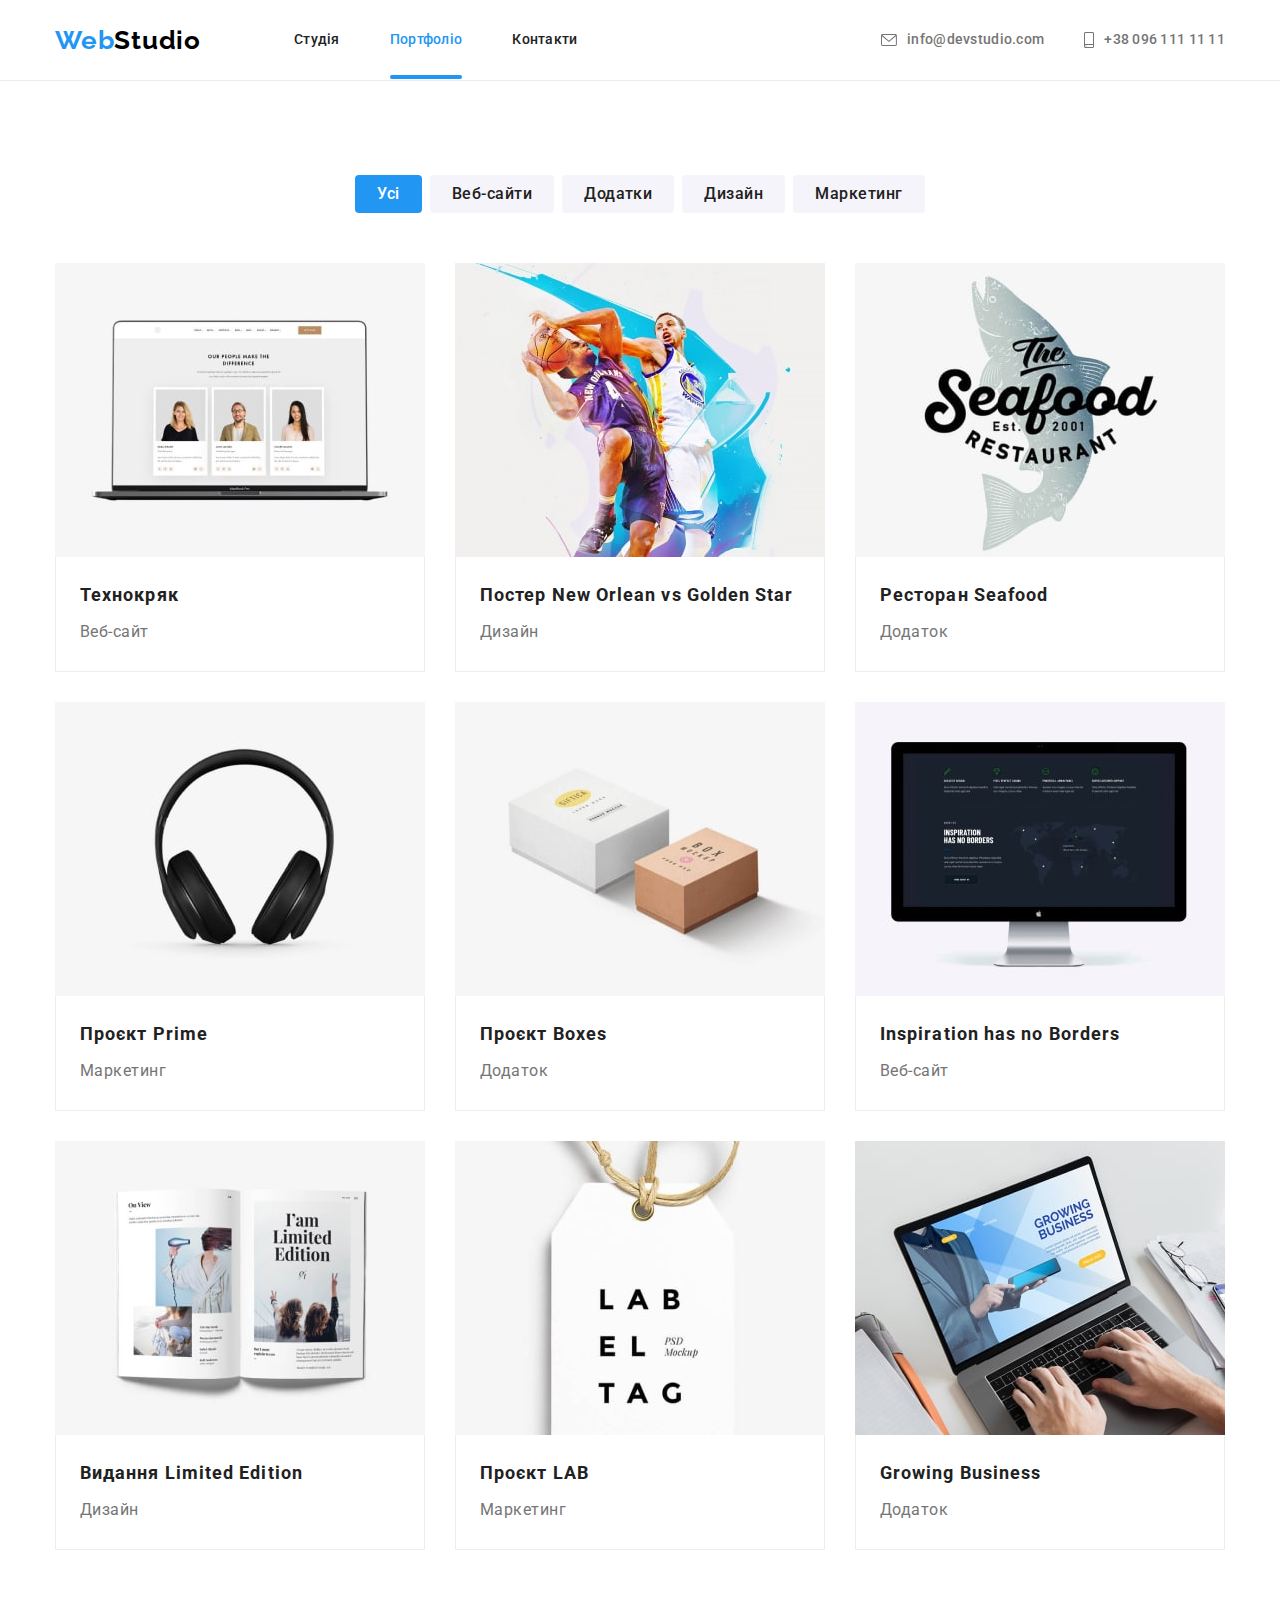
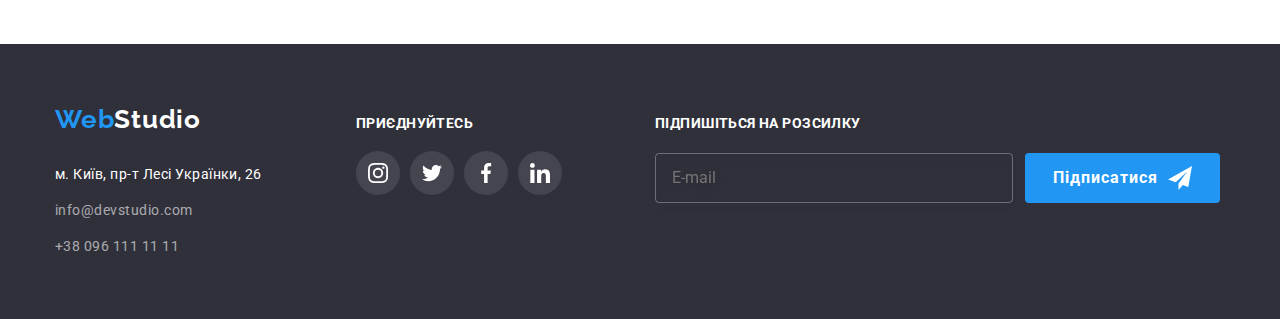
<file: portfolio.html>
<!DOCTYPE html>
<html lang="uk">
  <head>
    <meta charset="UTF-8">
    <meta http-equiv="X-UA-Compatible" content="IE=edge">
    <meta name="viewport" content="width=device-width, initial-scale=1.0">
    <title>Портфоліо</title>
    <link
      href="https://fonts.googleapis.com/css2?family=Raleway:wght@700&family=Roboto:wght@400;500;700;900&display=swap"
      rel="stylesheet"
    >
    <link
      rel="stylesheet"
      href="https://cdnjs.cloudflare.com/ajax/libs/modern-normalize/1.1.0/modern-normalize.min.css"
    >
    <link rel="stylesheet" href="./css/main.min.css">
  </head>
  <body class="page">
    <!-- Шапка сторінки -->
    <header class="header--border-botton">
      <div class="container header">
        <nav class="nav">
          <a href="#" lang="en" class="nav__firtspart-logo increase"
            >Web<span class="nav__secondpart-logo">Studio</span></a
          >

          <ul class="site-nav navigation navigation-portfolio">
            <li class="site-nav__item">
              <a href="./index.html" class="site-nav__link site-nav__link--underline">Студія</a>
            </li>
            <li class="site-nav__item">
              <a href="./portfolio.html" class="site-nav__link site-nav__link--current site-nav__link--underline"
                >Портфоліо</a
              >
            </li>
            <li class="site-nav__item">
              <a href="#" class="site-nav__link site-nav__link--underline">Контакти</a>
            </li>
          </ul>
        </nav>
        <ul class="site-info">
          <li class="site-info__item">
            <a href="mailto:info@devstudio.com" class="site-info__link site-info__envelop">
              <svg class="site-info__envelop-icon" width="16" height="12">
                <use href="./images/icons.svg#icon-envelope "></use></svg
              >info@devstudio.com</a
            >
          </li>
          <li class="site-info__item">
            <a href="tel:+380961111111" class="site-info__link site-info__smartphone"
              ><svg class="site-info__smartphone-icon" width="10" height="16">
                <use href="./images/icons.svg#icon-smartphone "></use></svg
              >+38 096 111 11 11</a
            >
          </li>
        </ul>
      </div>
    </header>
    <!-- Контент -->
    <main class="portfolio">
      <section class="section hero-portfolio">
        <div class="container">
          <h1 class="hidden">Приклади робіт</h1>
          <ul class="portfolio-filter portfolio__buttons">
            <li class="portfolio-filter__item">
              <button type="button" class="portfolio-filter__main-button button-portfolio">
                Усі
              </button>
            </li>
            <li class="portfolio-filter__item">
              <button type="button" class="portfolio-filter__button">Веб-сайти</button>
            </li>
            <li class="portfolio-filter__item">
              <button type="button" class="portfolio-filter__button">Додатки</button>
            </li>
            <li class="portfolio-filter__item">
              <button type="button" class="portfolio-filter__button">Дизайн</button>
            </li>
            <li class="portfolio-filter__item">
              <button type="button" class="portfolio-filter__button">Маркетинг</button>
            </li>
          </ul>
          <!--Усі сфери-->
          <ul class="portfolio-list">
            <li class="portfolio-list__card portfolio-list__card--transform">
              <div class="overlay">
                <img class="photo-item" src="./images/img2.1-min.jpg" alt="Технокряк" width="370">
                <p class="overlay__text">
                  Технокряк це сучасний майданчик поширення коронавірусу. Компанії використовують цю платформу для цифрового шпигунства та атак на захищені сервери конкурентів.
                </p>
              </div>

              <div class="border-box">
                <h2 class="portfolio-list__title">Технокряк</h2>
                <p class="portfolio-list__text">Веб-сайт</p>
              </div>
            </li>

            <li class="portfolio-list__card portfolio-list__card--transform">
              <div class="overlay">
                <img
                  class="photo-item"
                  src="./images/img2.2-min.jpg"
                  alt="гравці New Orlean vs Golden Star грають в баскетбол"
                  width="370"
                >
                <p class="overlay__text">
                  Технокряк це сучасний майданчик поширення коронавірусу. Компанії використовують цю платформу для цифрового шпигунства та атак на захищені сервери конкурентів.
                </p>
              </div>
              <div class="border-box">
                <h2 class="portfolio-list__title">Постер New Orlean vs Golden Star</h2>
                <p class="portfolio-list__text">Дизайн</p>
              </div>
            </li>

            <li class="portfolio-list__card portfolio-list__card--transform">
              <div class="overlay">
                <img class="photo-item" src="./images/img2.3-min.jpg" alt="лого ресторану Seafood" width="370">
                <p class="overlay__text">
                  Технокряк це сучасний майданчик поширення коронавірусу. Компанії використовують цю платформу для цифрового шпигунства та атак на захищені сервери конкурентів.
                </p>
              </div>
              <div class="border-box">
                <h2 class="portfolio-list__title">Ресторан Seafood</h2>
                <p class="portfolio-list__text">Додаток</p>
              </div>
            </li>
            <li class="portfolio-list__card portfolio-list__card--transform">
              <div class="overlay">
                <img
                  class="photo-item"
                  src="./images/img2.4-min.jpg"
                  alt="навушники"
                  width="370"
                >
                <p class="overlay__text">
                  Технокряк це сучасний майданчик поширення коронавірусу. Компанії використовують цю платформу для цифрового шпигунства та атак на захищені сервери конкурентів.
                </p>
              </div>
              <div class="border-box">
                <h2 class="portfolio-list__title">Проєкт Prime</h2>
                <p class="portfolio-list__text">Маркетинг</p>
              </div>
            </li>
            <li class="portfolio-list__card portfolio-list__card--transform">
              <div class="overlay">
                <img
                  class="photo-item"
                  src="./images/img2.5-min.jpg"
                  alt="дві коробки різного розміру та кольору"
                  width="370"
                >
                <p class="overlay__text">
                  Технокряк це сучасний майданчик поширення коронавірусу. Компанії використовують цю платформу для цифрового шпигунства та атак на захищені сервери конкурентів.
                </p>
              </div>
              <div class="border-box">
                <h2 class="portfolio-list__title">Проєкт Boxes</h2>
                <p class="portfolio-list__text">Додаток</p>
              </div>
            </li>
            <li class="portfolio-list__card portfolio-list__card--transform">
              <div class="overlay">
                <img
                  class="photo-item"
                  src="./images/img2.6-min.jpg"
                  alt="увімкненний моноблок apple imac на 
                    сторінці веб-сайту"
                  width="370"
                >
                <p class="overlay__text">
                  Технокряк це сучасний майданчик поширення коронавірусу. Компанії використовують цю платформу для цифрового шпигунства та атак на захищені сервери конкурентів.
                </p>
              </div>
              <div class="border-box">
                <h2 class="portfolio-list__title">Inspiration has no Borders</h2>
                <p class="portfolio-list__text">Веб-сайт</p>
              </div>
            </li>
            <li class="portfolio-list__card portfolio-list__card--transform">
              <div class="overlay">
                <img
                  class="photo-item"
                  src="./images/img2.7-min.jpg"
                  alt="відкритий журнал"
                  width="370"
                >
                <p class="overlay__text">
                  Технокряк це сучасний майданчик поширення коронавірусу. Компанії використовують цю платформу для цифрового шпигунства та атак на захищені сервери конкурентів.
                </p>
              </div>
              <div class="border-box">
                <h2 class="portfolio-list__title">Видання Limited Edition</h2>
                <p class="portfolio-list__text">Дизайн</p>
              </div>
            </li>
            <li class="portfolio-list__card portfolio-list__card--transform">
              <div class="overlay">
                <img
                  class="photo-item"
                  src="./images/img2.8-min.jpg"
                  alt="етикетка LAB"
                  width="370"
                >
                <p class="overlay__text">
                  Технокряк це сучасний майданчик поширення коронавірусу. Компанії використовують цю платформу для цифрового шпигунства та атак на захищені сервери конкурентів.
                </p>
              </div>
              <div class="border-box">
                <h2 class="portfolio-list__title">Проєкт LAB</h2>
                <p class="portfolio-list__text">Маркетинг</p>
              </div>
            </li>
            <li class="portfolio-list__card portfolio-list__card--transform">
              <div class="overlay">
                <img
                  class="photo-item"
                  src="./images/img2.9-min.jpg"
                  alt="людина працює за ноутбуком"
                  width="370"
                >
                <p class="overlay__text">
                  Технокряк це сучасний майданчик поширення коронавірусу. Компанії використовують цю платформу для цифрового шпигунства та атак на захищені сервери конкурентів.
                </p>
              </div>
              <div class="border-box">
                <h2 class="portfolio-list__title">Growing Business</h2>
                <p class="portfolio-list__text">Додаток</p>
              </div>
            </li>
          </ul>
        </div>
      </section>
    </main>
    <!-- Підвал -->
    <footer class="footer">
      <div class="container--footer container">
        <div class="address-container">
          <a href="#" lang="en" class="address-container__firtspart-logo">
            Web<span class="address-container__secondpart-logo">Studio</span>
          </a>
          <!-- Список контактів -->
          <address class="address">
            <ul class="address__list">
              <li>
                <p class="address__location">м. Київ, пр-т Лесі Українки, 26</p>
              </li>
              <li>
                <a href="mailto:info@devstudio.com" class="address__email">info@devstudio.com</a>
              </li>
              <li>
                <a href="tel:+30961111111" class="address__tel">+38 096 111 11 11</a>
              </li>
            </ul>
          </address>
        </div>
        <!-- Секція приєднуйтесь-->
        <div class="social-networks social-networks--footer">
          <h2 class="social-networks__title">ПРИЄДНУЙТЕСЬ</h2>
          <ul class="social-links">
            <!--Іконка instagram-->
            <li class="social-links__item">
              <a href="#" class="social-links__svg"
                ><svg class="instagram-icon" width="44" height="44">
                  <use href="./images/icons.svg#icon-instagram"></use></svg
              ></a>
            </li>
            <!--Іконка twitter-->
            <li class="social-links__item">
              <a href="#" class="social-links__svg"
                ><svg class="twitter-icon" width="44" height="44">
                  <use href="./images/icons.svg#icon-twitter"></use></svg
              ></a>
            </li>
            <!--Іконка facebook-->
            <li class="social-links__item">
              <a href="#" class="social-links__svg"
                ><svg class="facebook-icon" width="44" height="44">
                  <use href="./images/icons.svg#icon-facebook"></use></svg
              ></a>
            </li>
            <!--Іконка linkedin-->
            <li class="social-links__item">
              <a href="#" class="social-links__svg"
                ><svg class="linkedin-icon" width="44" height="44">
                  <use href="./images/icons.svg#icon-linkedin"></use></svg
              ></a>
            </li>
          </ul>
        </div>

        <form class="footer-form">
          <b class="footer-form-text">Підпишіться на розсилку</b>
          <div class="form-email">
            <input type="email" name="email" id="amail" placeholder="E-mail" class="email-input">
            <button class="form-btn button">
              Підписатися
              <svg height="24" width="24" class="icon-email">
                <use href="./images/icons.svg#icon-send"></use>
              </svg>
            </button>
          </div>
        </form>
      </div>
    </footer>
  </body>
</html>
</file>
<file: css/main.min.css>
html{-webkit-box-sizing:border-box;box-sizing:border-box}*,*::before,*::after{-webkit-box-sizing:inherit;box-sizing:inherit}p,h1,h2,h3,h4,h5,h6{margin-top:0;margin-bottom:0}ul,ol{margin:0;padding:0;-webkit-padding-start:0;padding-inline-start:0;list-style:none}img{display:block}input{margin:0;padding:0}.container{width:1200px;padding-left:15px;padding-right:15px;margin-left:auto;margin-right:auto}.section{padding-bottom:94px;padding-top:94px}.list{list-style:none}.page{background-color:#fff;font-family:Roboto,sans-serif;color:#757575;margin:0}.section{letter-spacing:.03em}.button:hover,.button:focus{background-color:#188ce8}.button{display:inline-block;background-color:#2196f3;color:#fff;letter-spacing:.06em;font-family:Roboto,sans-serif;font-weight:700;font-size:16px;line-height:1.88;cursor:pointer;border-radius:4px;text-align:center;border:none;-webkit-transition:background-color 250ms cubic-bezier(0.4, 0, 0.2, 1);transition:background-color 250ms cubic-bezier(0.4, 0, 0.2, 1)}.header{display:-webkit-box;display:-ms-flexbox;display:flex;-webkit-box-align:center;-ms-flex-align:center;align-items:center}.header--border-botton{border-bottom:1px solid #ececec}.nav{display:-webkit-box;display:-ms-flexbox;display:flex;-webkit-box-align:center;-ms-flex-align:center;align-items:center}.nav__firtspart-logo{color:#2196f3}.nav__secondpart-logo{color:#000}.logo-container{padding-top:24px;padding-bottom:25px}.site-nav{display:-webkit-box;display:-ms-flexbox;display:flex;-webkit-box-align:center;-ms-flex-align:center;align-items:center}.site-nav__item{display:block;margin-right:50px}.site-nav:last-child{margin-right:0}.navigation{margin-left:93px}.site-nav__link{color:#212121;letter-spacing:.02em;text-decoration:none;-webkit-transition:color 250ms cubic-bezier(0.4, 0, 0.2, 1);transition:color 250ms cubic-bezier(0.4, 0, 0.2, 1);padding-bottom:32px;padding-top:32px}.site-nav__link:hover,.site-nav__link:focus{color:#2196f3}.site-nav__link--current::after{content:"";position:absolute;background-color:#2196f3;width:100%;height:4px;border-radius:2px;bottom:0;left:0}.site-nav__link--underline:hover::after{content:"";position:absolute;background:#2196f3;width:100%;height:4px;border-radius:2px;bottom:0;left:0}.site-nav__link:last-child{margin-right:0}.site-nav__link--current{color:#2196f3}.site-info__item+.site-info__item{margin-left:40px}.site-info__link{color:#757575}.site-info__link:hover,.site-info__link:focus{color:#2196f3}.site-info__envelop,.site-info__smartphone{display:-webkit-box;display:-ms-flexbox;display:flex;-webkit-box-align:center;-ms-flex-align:center;align-items:center;-webkit-box-pack:center;-ms-flex-pack:center;justify-content:center}.site-info{display:-webkit-box;display:-ms-flexbox;display:flex;-webkit-box-align:center;-ms-flex-align:center;align-items:center;margin-left:auto;list-style:none;letter-spacing:.02em;font-weight:500;font-size:14px;line-height:1.14}.site-info__item+.site-info__item{margin-left:40px}.site-info__link{display:-webkit-box;display:-ms-flexbox;display:flex;-webkit-box-align:center;-ms-flex-align:center;align-items:center;-webkit-box-pack:center;-ms-flex-pack:center;justify-content:center;color:#757575;text-decoration:none;-webkit-transition:color 250ms cubic-bezier(0.4, 0, 0.2, 1);transition:color 250ms cubic-bezier(0.4, 0, 0.2, 1)}.site-info__link:hover,.site-info__link:focus{color:#2196f3}.site-info__envelop-icon,.site-info__smartphone-icon{margin-right:10px;fill:currentColor}.hero{background:#c4c4c4;letter-spacing:.06em;text-align:center;margin-top:0;padding-bottom:200px;padding-top:200px;background-color:#c4c4c4;background-image:url(../images/hero-bg.jpg),-webkit-gradient(linear, left top, right top, from(rgba(47, 48, 58, 0.4)), to(rgba(47, 48, 58, 0.4)));background-image:url(../images/hero-bg.jpg),linear-gradient(to right, rgba(47, 48, 58, 0.4), rgba(47, 48, 58, 0.4));height:600px;max-width:1600px;margin-left:auto;margin-right:auto}.hero__title{color:#fff;font-weight:900;font-size:44px;line-height:1.36;text-align:center;text-transform:uppercase;margin-bottom:30px}.hero__btn{padding:10px 32px}.backdrop{position:fixed;width:100%;height:100%;background:rgba(0,0,0,.2);top:0;left:0}.modal{position:absolute;top:50%;left:50%;-webkit-transform:translate(-50%, -50%);transform:translate(-50%, -50%);min-width:528px;min-height:581px;background:#fff;-webkit-box-shadow:0px 1px 3px rgba(0,0,0,.12),0px 1px 1px rgba(0,0,0,.14),0px 2px 1px rgba(0,0,0,.2);box-shadow:0px 1px 3px rgba(0,0,0,.12),0px 1px 1px rgba(0,0,0,.14),0px 2px 1px rgba(0,0,0,.2);border-radius:4px;padding:40px}.button-close{position:absolute;top:8px;bottom:543px;left:490px;right:8px;cursor:pointer;width:30px;height:30px;border-radius:50%;padding:6px;border:1px solid rgba(0,0,0,.1);background:#fff}.button-close__icon{width:100%;height:100%;border-radius:50%;fill:#000}.button-close__icon:hover,.button-close__icon:focus{fill:#2196f3}.modal-form{display:-webkit-box;display:-ms-flexbox;display:flex;-webkit-box-orient:vertical;-webkit-box-direction:normal;-ms-flex-direction:column;flex-direction:column;margin-left:auto;margin-right:auto;position:relative}.modal-form__input{height:40px;margin-top:4px;border:1px solid rgba(33,33,33,.2);border-radius:4px;-webkit-transition:border 250ms cubic-bezier(0.4, 0, 0 2, 1),outline 250ms cubic-bezier(0.4, 0, 0.2, 1);transition:border 250ms cubic-bezier(0.4, 0, 0 2, 1),outline 250ms cubic-bezier(0.4, 0, 0.2, 1)}.modal-form__input:not(:last-child){padding-left:42px}.modal-form__input:last-child{padding:12px 16px}.modal-form--margin{margin-bottom:10px}.modal-form__input:focus,.modal-form__input:hover{border:1px solid #2196f3;outline:rgba(0,0,0,0)}.label{display:-webkit-box;display:-ms-flexbox;display:flex}.form__title{font-size:20px;line-height:1.15;text-align:center;letter-spacing:.03em;color:#212121;margin-bottom:12px}.is-hidden{opacity:0;pointer-events:none}.textarea-modal{display:-webkit-box;display:-ms-flexbox;display:flex;-webkit-box-orient:vertical;-webkit-box-direction:normal;-ms-flex-direction:column;flex-direction:column;gap:4px}.textarea-modal::-webkit-input-placeholder{font-size:12px;line-height:1.1666666667;letter-spacing:.01em;color:rgba(117,117,117,.5)}.textarea-modal::-moz-placeholder{font-size:12px;line-height:1.1666666667;letter-spacing:.01em;color:rgba(117,117,117,.5)}.textarea-modal:-ms-input-placeholder{font-size:12px;line-height:1.1666666667;letter-spacing:.01em;color:rgba(117,117,117,.5)}.textarea-modal::-ms-input-placeholder{font-size:12px;line-height:1.1666666667;letter-spacing:.01em;color:rgba(117,117,117,.5)}.textarea-modal::placeholder{font-size:12px;line-height:1.1666666667;letter-spacing:.01em;color:rgba(117,117,117,.5)}.textarea-modal__text{font-size:14px;line-height:1.7142857143;letter-spacing:.03em;padding-left:16px;padding-right:16px;resize:none;width:448px;height:120px;margin-top:4px;border:1px solid rgba(33,33,33,.2);border-radius:4px;-webkit-transition:border 250ms cubic-bezier(0.4, 0, 0 2, 1),outline 250ms cubic-bezier(0.4, 0, 0.2, 1);transition:border 250ms cubic-bezier(0.4, 0, 0 2, 1),outline 250ms cubic-bezier(0.4, 0, 0.2, 1)}.textarea-modal__text:hover,.textarea-modal__text:focus{border:1px solid #2196f3;outline:rgba(0,0,0,0)}.modal-form__input:focus+.modal-form__icon,.modal-form__input:hover+.modal-form__icon,.modal-form__input:focus+.modal-form__icon,.modal-form__input:hover+.modal-form__icon,.modal-form__inputt:focus+.modal-form__icon,.modal-form__input:hover+.modal-form__iconk,.modal-form__icon:focus,.modal-form__icon:hover,.modal-form__icon:hover,.modal-form__icon:focus,.modal-form__icon:hover,.modal-form__icon:focus{fill:#2196f3}.checkbox--layout{margin-top:20px;padding-left:12px}.agreemen__link{text-decoration:underline;color:#2196f3}.checkbox-button{display:-webkit-box;display:-ms-flexbox;display:flex;-webkit-box-pack:center;-ms-flex-pack:center;justify-content:center}.checkbox-button__sending{display:inline-block;background-color:#2196f3;color:#fff;letter-spacing:.06em;font-family:Roboto,sans-serif;font-weight:700;font-size:16px;line-height:1.88;cursor:pointer;border-radius:4px;padding:10px 52px;margin-top:30px;text-align:center;border:none;-webkit-transition:background-color 250ms cubic-bezier(0.4, 0, 0.2, 1);transition:background-color 250ms cubic-bezier(0.4, 0, 0.2, 1)}.checkbox-button__sending:hover,.checkbox-button__sending:focus{background-color:#188ce8}.agreement{display:-webkit-box;display:-ms-flexbox;display:flex;-webkit-box-align:center;-ms-flex-align:center;align-items:center;font-size:14px;line-height:1.7142857143;letter-spacing:.03em}.agreement__icon{fill:none}.agreement__checkbox{position:absolute;width:1px;height:1px;margin:-1px;border:0px;padding:0px;clip:rect(0 0 0 0);overflow:hidden}.agreement__checkbox+span,.agreement__checkbox+span svg{-webkit-transition:background-color 250ms cubic-bezier(0.4, 0, 0.2, 1),fill 250ms cubic-bezier(0.4, 0, 0.2, 1),border 250ms cubic-bezier(0.4, 0, 0.2, 1);transition:background-color 250ms cubic-bezier(0.4, 0, 0.2, 1),fill 250ms cubic-bezier(0.4, 0, 0.2, 1),border 250ms cubic-bezier(0.4, 0, 0.2, 1)}.agreement__checkbox:checked+span{border:none;background-color:#188ce8}.agreement__checkbox:checked+span svg{fill:#fff}.agreemen__area{width:16px;height:15px;border:2px solid #212121;border-radius:2px;display:-webkit-box;display:-ms-flexbox;display:flex;-webkit-box-align:center;-ms-flex-align:center;align-items:center;-webkit-box-pack:center;-ms-flex-pack:center;justify-content:center;margin-right:9px}.agreemen__icon{fill:rgba(0,0,0,0);background-origin:border-box}.description{padding-bottom:0}.list-feature{display:-webkit-box;display:-ms-flexbox;display:flex;-webkit-padding-start:0;padding-inline-start:0}.list-feature__item{-ms-flex-preferred-size:calc((100% - 90px)/4);flex-basis:calc((100% - 90px)/4)}.list-feature__item:not(:last-child){margin-right:30px}.list-feature__sub-title{color:#212121;font-size:14px;line-height:1.14;text-transform:uppercase}.list-feature__sub-info{font-size:14px;line-height:1.71;margin-top:10px}.hidden{display:none}.feature-svg{display:-webkit-box;display:-ms-flexbox;display:flex;width:270px;height:120px;border-radius:4px;background-color:#f5f4fa;-webkit-box-pack:center;-ms-flex-pack:center;justify-content:center;-webkit-box-align:center;-ms-flex-align:center;align-items:center;margin-bottom:30px}.deals__title{font-size:36px;line-height:1.1666666667;text-align:center;text-transform:none;padding-bottom:50px;color:#212121}.deals-list{display:-webkit-box;display:-ms-flexbox;display:flex;-webkit-box-align:center;-ms-flex-align:center;align-items:center}.deals-list__item{position:relative}.deals-list__item:not(:last-child){margin-right:30px}.cover{position:absolute;bottom:0;width:100%;padding-top:27px;padding-bottom:27px;background-color:rgba(47,48,58,.8)}.cover__text{font-weight:700;font-size:14px;line-height:1.14;text-align:center;letter-spacing:.03em;text-transform:uppercase;color:#fff}.team{background-color:#f5f4fa;letter-spacing:.03em}.team__title{font-size:36px;line-height:1.17;text-align:center;color:#212121}.list-team{list-style:none;padding-top:50px;display:-webkit-box;display:-ms-flexbox;display:flex}.card{background-color:#fff;border-radius:0px 0px 4px 4px;-webkit-box-shadow:0px 1px 3px rgba(0,0,0,.12),0px 1px 1px rgba(0,0,0,.14),0px 2px 1px rgba(0,0,0,.2);box-shadow:0px 1px 3px rgba(0,0,0,.12),0px 1px 1px rgba(0,0,0,.14),0px 2px 1px rgba(0,0,0,.2)}.card__title{font-weight:500;font-size:16px;line-height:1.19;text-transform:none;margin-top:30px;text-align:center;color:#212121}.card__text{font-size:16px;line-height:1.19;margin-top:10px;text-align:center}.card--right:not(:last-child){margin-right:30px}.card-links{display:-webkit-box;display:-ms-flexbox;display:flex;-webkit-box-pack:center;-ms-flex-pack:center;justify-content:center;list-style:none}.card-links__social-network:not(:last-child){margin-right:10px}.links-team{margin-bottom:30px;margin-top:16px}.social-network{width:100%;height:100%;display:-webkit-box;display:-ms-flexbox;display:flex;border-radius:50%;-webkit-box-pack:center;-ms-flex-pack:center;justify-content:center;-webkit-box-align:center;-ms-flex-align:center;align-items:center;fill:#afb1b8;padding:12px;-webkit-transition:background-color 250ms cubic-bezier(0.4, 0, 0.2, 1),fill 250ms cubic-bezier(0.4, 0, 0.2, 1);transition:background-color 250ms cubic-bezier(0.4, 0, 0.2, 1),fill 250ms cubic-bezier(0.4, 0, 0.2, 1)}.social-network:hover,.social-network:focus{fill:#fff;background-color:#2196f3}.regular-customers{color:#212121;text-align:center}.regular-customers__title{font-size:36px;line-height:1.16;letter-spacing:.03em}.customers{display:-webkit-box;display:-ms-flexbox;display:flex;-webkit-box-pack:start;-ms-flex-pack:start;justify-content:start}.customers--mt{margin-top:50px}.customers__link{width:170px;height:92px}.customers__link:not(:last-child){margin-right:30px}.customers__company{-webkit-box-pack:center;-ms-flex-pack:center;justify-content:center;height:100%;width:100%}.customers--hover{-webkit-transition:border 250ms cubic-bezier(0.4, 0, 0.2, 1),fill 250ms cubic-bezier(0.4, 0, 0.2, 1);transition:border 250ms cubic-bezier(0.4, 0, 0.2, 1),fill 250ms cubic-bezier(0.4, 0, 0.2, 1)}.customers__icon--hover:hover,.customers__icon--hover:focus{fill:#2196f3;border:1px solid #2196f3;border-radius:4px}.footer{background-color:#2f303a;letter-spacing:.03em;padding-bottom:60px;padding-top:60px}.container--footer{display:-webkit-box;display:-ms-flexbox;display:flex;-webkit-box-align:baseline;-ms-flex-align:baseline;align-items:baseline}.address-container__firtspart-logo{display:inline-block;color:#2196f3;margin-bottom:28px}.address-container__secondpart-logo{color:#fff}.address-container{width:231px}.address{font-size:14px;line-height:1.71;font-style:normal;font-style:normal}.address__email,.address__tel{color:rgba(255,255,255,.6);text-decoration:none}.address__location{display:inline-block;color:#fff;margin-bottom:12px}.address__email{display:inline-block;margin-bottom:12px;-webkit-transition:color 250ms cubic-bezier(0.4, 0, 0.2, 1);transition:color 250ms cubic-bezier(0.4, 0, 0.2, 1)}.address__email:hover,.address__email:focus,.address__tel:hover,.address__tel:focus{color:#2196f3}.social-networks--footer{margin-left:70px}.social-networks__title{color:#fff;font-size:14px;line-height:1.1428571429;letter-spacing:.03em;margin-bottom:20px}.social-links{list-style:none;display:-webkit-box;display:-ms-flexbox;display:flex;-webkit-box-pack:start;-ms-flex-pack:start;justify-content:flex-start}.social-links__item:not(:last-child){margin-right:10px}.social-links__svg{width:100%;height:100%;display:-webkit-box;display:-ms-flexbox;display:flex;border-radius:50%;-webkit-box-pack:center;-ms-flex-pack:center;justify-content:center;-webkit-box-align:center;-ms-flex-align:center;align-items:center;fill:#fff;padding:12px;background-color:rgba(255,255,255,.1);-webkit-transition:background-color 250ms cubic-bezier(0.4, 0, 0.2, 1);transition:background-color 250ms cubic-bezier(0.4, 0, 0.2, 1)}.social-links__svg:hover,.social-links__svg:focus{background-color:#2196f3}.footer-form{margin-left:93px}.footer-form-text{font-weight:700;font-size:14px;line-height:1.1428571429;letter-spacing:.03em;text-transform:uppercase;color:#fff}.form-email{display:-webkit-box;display:-ms-flexbox;display:flex;-webkit-box-align:center;-ms-flex-align:center;align-items:center;margin-top:20px}.email-input{line-height:30px;width:358px;height:50px;padding:15px 0px 15px 16px;border-radius:4px;border:1px solid rgba(255,255,255,.3);-webkit-filter:drop-shadow(0px 4px 4px rgba(0, 0, 0, 0.15));filter:drop-shadow(0px 4px 4px rgba(0, 0, 0, 0.15));background-color:rgba(0,0,0,0);color:rgba(255,255,255,.6)}.form-btn{padding-top:10px;padding-bottom:10px;padding-left:28px;margin-left:12px;padding-right:28px;display:-webkit-box;display:-ms-flexbox;display:flex;-webkit-box-align:center;-ms-flex-align:center;align-items:center}.icon-email{margin-left:10px}.portfolio-filter__main-button{background-color:#2196f3;color:#fff}.portfolio-filter__button{background-color:#f5f4fa;color:#212121;-webkit-transition:background-color 250ms cubic-bezier(0.4, 0, 0.2, 1),color 250ms cubic-bezier(0.4, 0, 0.2, 1);transition:background-color 250ms cubic-bezier(0.4, 0, 0.2, 1),color 250ms cubic-bezier(0.4, 0, 0.2, 1)}.portfolio-filter__button:hover,.portfolio-filter__button:focus{color:#fff;background-color:#2196f3}.portfolio-filter__item:not(:last-child){margin-right:8px}.portfolio-filter__item{-webkit-transition:-webkit-box-shadow 250ms cubic-bezier(0.4, 0, 0.2, 1);transition:-webkit-box-shadow 250ms cubic-bezier(0.4, 0, 0.2, 1);transition:box-shadow 250ms cubic-bezier(0.4, 0, 0.2, 1);transition:box-shadow 250ms cubic-bezier(0.4, 0, 0.2, 1), -webkit-box-shadow 250ms cubic-bezier(0.4, 0, 0.2, 1)}.portfolio-filter__item:hover,.portfolio-filter__item:focus{-webkit-box-shadow:0px 3px 1px rgba(0,0,0,.1),0px 1px 2px rgba(0,0,0,.08),0px 2px 2px rgba(0,0,0,.12);box-shadow:0px 3px 1px rgba(0,0,0,.1),0px 1px 2px rgba(0,0,0,.08),0px 2px 2px rgba(0,0,0,.12)}.portfolio__buttons{margin-bottom:50px;display:-webkit-box;display:-ms-flexbox;display:flex;-webkit-box-pack:center;-ms-flex-pack:center;justify-content:center}.portfolio-list{display:-webkit-box;display:-ms-flexbox;display:flex;-ms-flex-wrap:wrap;flex-wrap:wrap;-webkit-padding-start:0;padding-inline-start:0}.portfolio-list__title{color:#212121;letter-spacing:.06em;font-size:18px;line-height:2}.portfolio-list__text{letter-spacing:.03em;font-size:16px;line-height:1.88}.portfolio-list__card{-ms-flex-preferred-size:calc((100% - 60px)/3);flex-basis:calc((100% - 60px)/3);margin-bottom:30px;margin-right:30px;-webkit-transition:-webkit-box-shadow 250ms cubic-bezier(0.4, 0, 0.2, 1);transition:-webkit-box-shadow 250ms cubic-bezier(0.4, 0, 0.2, 1);transition:box-shadow 250ms cubic-bezier(0.4, 0, 0.2, 1);transition:box-shadow 250ms cubic-bezier(0.4, 0, 0.2, 1), -webkit-box-shadow 250ms cubic-bezier(0.4, 0, 0.2, 1)}.portfolio-list__card:hover{-webkit-box-shadow:0px 1px 1px rgba(0,0,0,.12),0px 4px 4px rgba(0,0,0,.06),1px 4px 6px rgba(0,0,0,.16);box-shadow:0px 1px 1px rgba(0,0,0,.12),0px 4px 4px rgba(0,0,0,.06),1px 4px 6px rgba(0,0,0,.16);cursor:pointer}.portfolio-list__card:nth-child(3n){margin-right:0}.portfolio-list__card:nth-last-child(-n+3){margin-bottom:0}.portfolio-list__title,.portfolio-list__text{margin-bottom:4px}.portfolio-list__card--transform:hover .overlay__text,.portfolio-list__card--transform:focus .overlay__text{-webkit-transform:translateY(0);transform:translateY(0)}.border-box{padding-left:24px;padding-bottom:20px;padding-top:20px;border-bottom:1px solid #eee;border-right:1px solid #eee;border-left:1px solid #eee}.photo-item{display:block}.overlay{position:relative;overflow:hidden}.overlay__text{position:absolute;top:0;left:0;width:100%;height:100%;padding:63px 24px;font-size:18px;line-height:1.56;letter-spacing:.03em;color:#fff;background-color:rgba(33,150,243,.9);-webkit-transform:translateY(100%);transform:translateY(100%);-webkit-transition:-webkit-transform 250ms cubic-bezier(0.4, 0, 0.2, 1);transition:-webkit-transform 250ms cubic-bezier(0.4, 0, 0.2, 1);transition:transform 250ms cubic-bezier(0.4, 0, 0.2, 1);transition:transform 250ms cubic-bezier(0.4, 0, 0.2, 1), -webkit-transform 250ms cubic-bezier(0.4, 0, 0.2, 1)}.site-nav,.site-info{list-style:none;letter-spacing:.02em;font-weight:500;font-size:14px;line-height:1.14}.site-nav__link,.site-info__link{padding-top:32px;padding-bottom:32px;position:relative;-webkit-transition:background-color 250ms cubic-bezier(0.4, 0, 0.2, 1);transition:background-color 250ms cubic-bezier(0.4, 0, 0.2, 1)}.site-info__envelop-icon,.site-info__smartphone-icon{fill:currentColor;margin-right:10px}.nav__firtspart-logo,.nav__secondpart-logo,.address-container__firtspart-logo,.address-container__secondpart-logo{font-family:Raleway,cursive;font-weight:700;font-size:26px;line-height:1.19;padding-bottom:0;text-decoration:none;letter-spacing:.03em}.card-links__social-network,.social-links__item{width:44px;height:44px}.customers__company{display:-webkit-box;display:-ms-flexbox;display:flex;-webkit-box-align:center;-ms-flex-align:center;align-items:center;fill:#afb1b8;border:1px solid #afb1b8;border-radius:4px}.modal-form__icon{position:absolute;top:39px;left:12px;-webkit-transform:translateY(-50%);transform:translateY(-50%);-webkit-transition:fill 250ms cubic-bezier(0.4, 0, 0.2, 1);transition:fill 250ms cubic-bezier(0.4, 0, 0.2, 1)}.modal-form__label,.textarea-modal__label{font-size:12px;line-height:1.1666666667;letter-spacing:.01em}.portfolio-filter__main-button,.portfolio-filter__button{letter-spacing:.03em;font-family:Roboto,sans-serif;font-weight:500;font-size:16px;line-height:1.63;cursor:pointer;border-radius:4px;padding:6px 22px;border:rgba(0,0,0,0)}/*# sourceMappingURL=main.min.css.map */
</file>
